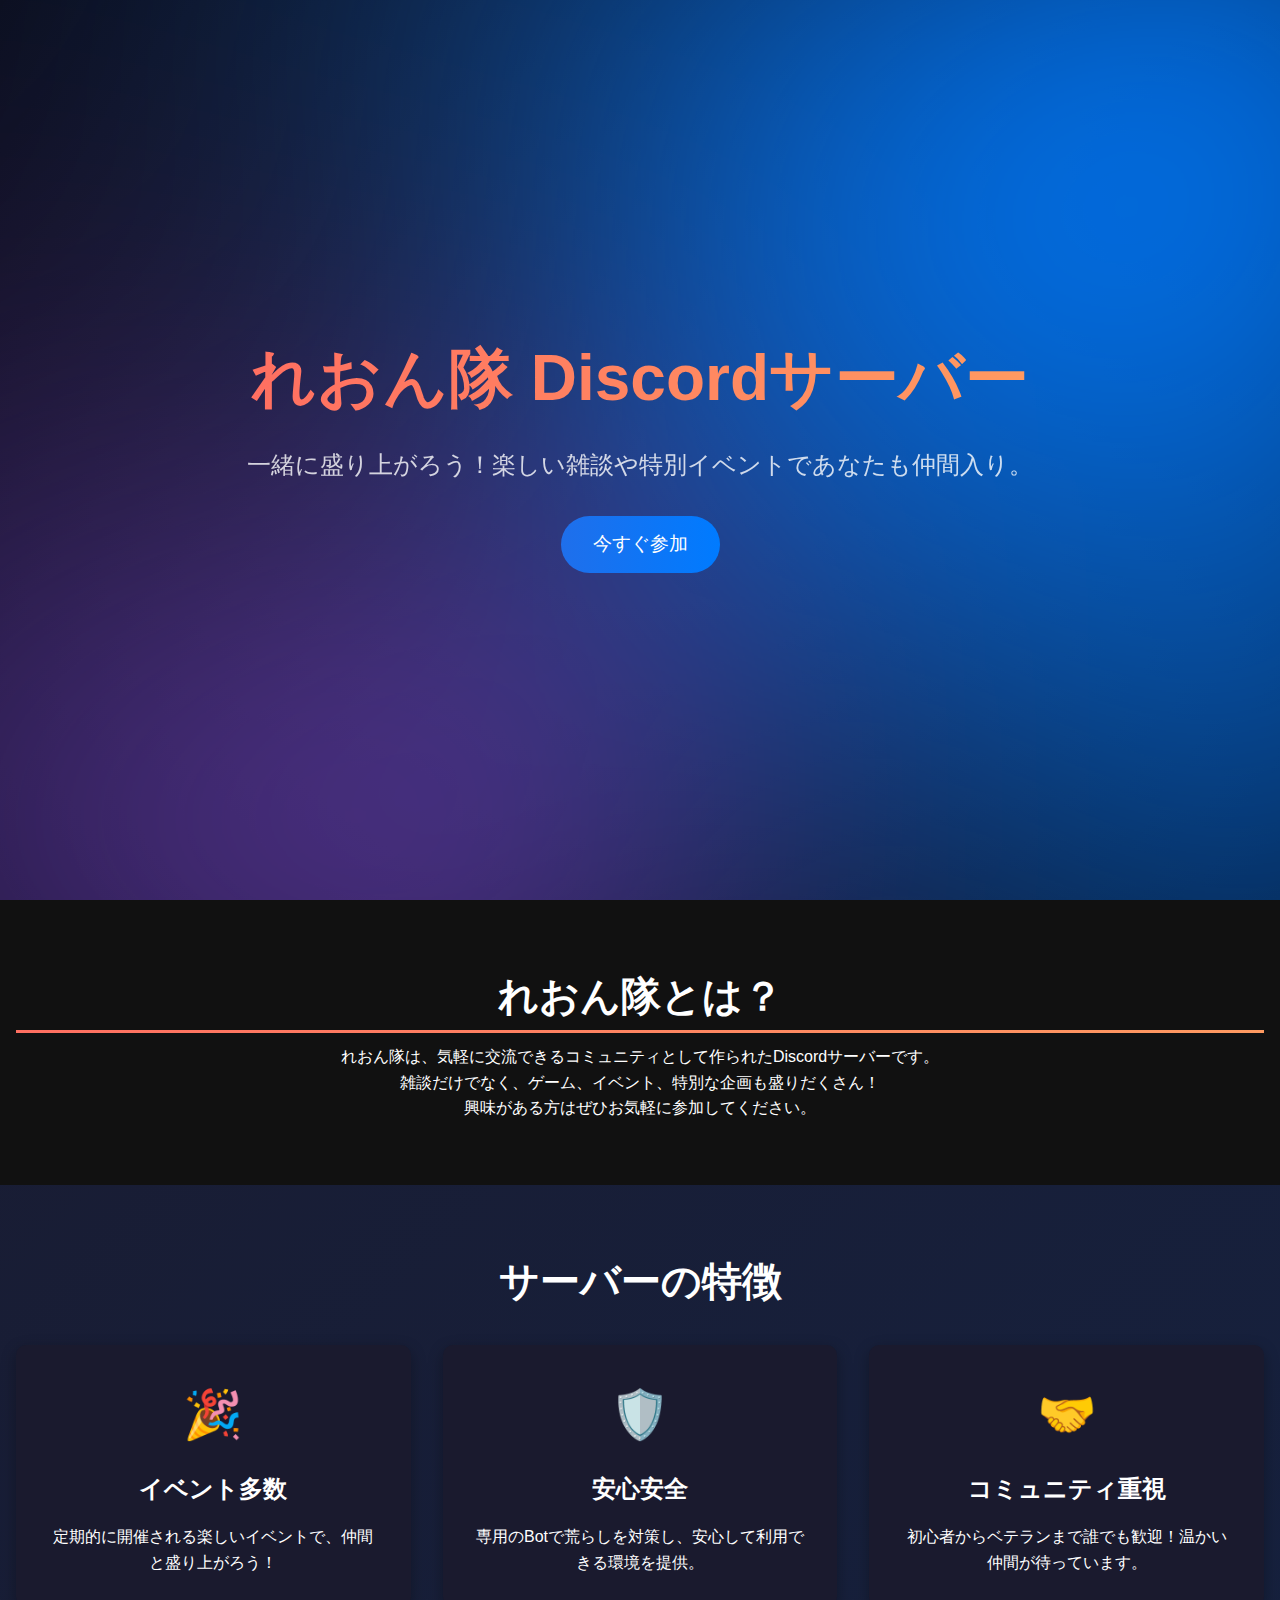
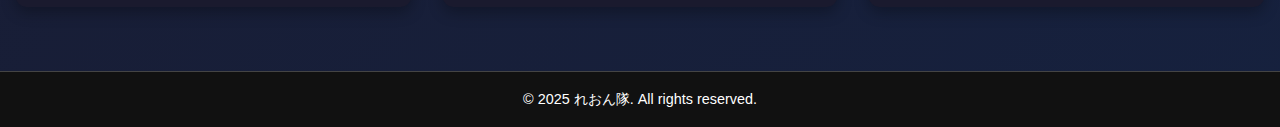
<file: index.html>
<!DOCTYPE html>
<html lang="ja">
<head>
  <meta charset="UTF-8">
  <meta name="viewport" content="width=device-width, initial-scale=1.0">
  <meta name="description" content="れおん隊公式サイトへようこそ！Discordで一緒に盛り上がろう。">
  <meta name="keywords" content="Discord, サーバー, コミュニティ, れおん隊, 仲間募集, イベント">
  <meta name="author" content="れおん隊公式">
  <link rel="stylesheet" href="css/styles.css">
  <link rel="icon" href="favicon.ico">
  <title>れおん隊 - 公式サイト</title>
</head>
<body>
  <header class="hero-section">
    <div class="hero-content">
      <h1>れおん隊 Discordサーバー</h1>
      <p>一緒に盛り上がろう！楽しい雑談や特別イベントであなたも仲間入り。</p>
      <a href="https://discord.gg/QcBKv8CrGT" class="cta-button">今すぐ参加</a>
    </div>
  </header>
  <section class="about-section">
    <h2 data-animate="fadeInUp">れおん隊とは？</h2>
    <p data-animate="fadeInUp">れおん隊は、気軽に交流できるコミュニティとして作られたDiscordサーバーです。</p>
    <p data-animate="fadeInUp">雑談だけでなく、ゲーム、イベント、特別な企画も盛りだくさん！</p>
    <p data-animate="fadeInUp">興味がある方はぜひお気軽に参加してください。</p>
  </section>
  <section class="features-section">
    <h2 data-animate="zoomIn">サーバーの特徴</h2>
    <div class="features-container">
      <div class="feature-item" data-animate="slideInLeft">
        <div class="feature-icon">🎉</div>
        <h3>イベント多数</h3>
        <p>定期的に開催される楽しいイベントで、仲間と盛り上がろう！</p>
      </div>
      <div class="feature-item" data-animate="zoomIn">
        <div class="feature-icon">🛡️</div>
        <h3>安心安全</h3>
        <p>専用のBotで荒らしを対策し、安心して利用できる環境を提供。</p>
      </div>
      <div class="feature-item" data-animate="slideInRight">
        <div class="feature-icon">🤝</div>
        <h3>コミュニティ重視</h3>
        <p>初心者からベテランまで誰でも歓迎！温かい仲間が待っています。</p>
      </div>
    </div>
  </section>
  <footer>
    <p>© 2025 れおん隊. All rights reserved.</p>
  </footer>
  <script>
    document.addEventListener('DOMContentLoaded', () => {
      const animateElements = document.querySelectorAll('[data-animate]');
      const observer = new IntersectionObserver((entries) => {
        entries.forEach((entry) => {
          if (entry.isIntersecting) {
            entry.target.classList.add(entry.target.dataset.animate);
            observer.unobserve(entry.target);
          }
        });
      }, { threshold: 0.5 });

      animateElements.forEach((el) => observer.observe(el));
    });
  </script>
</body>
</html>
</file>
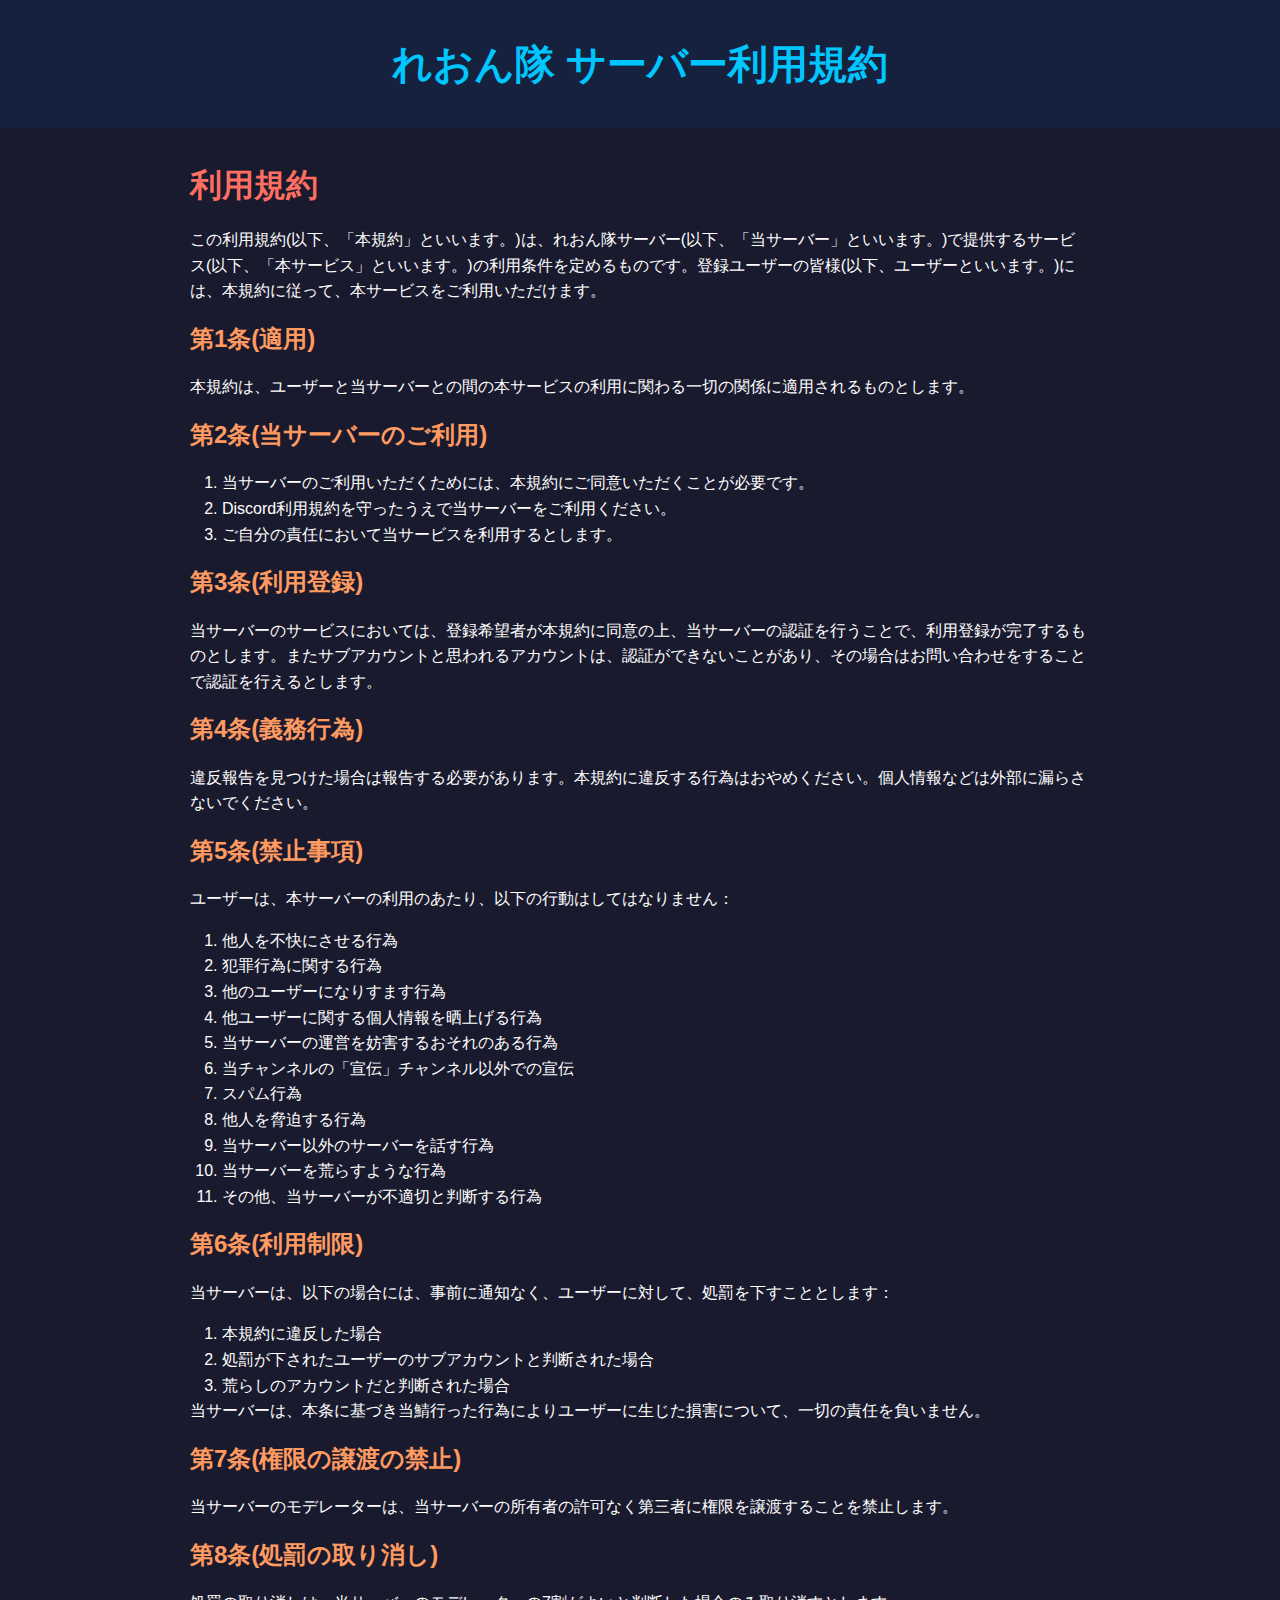
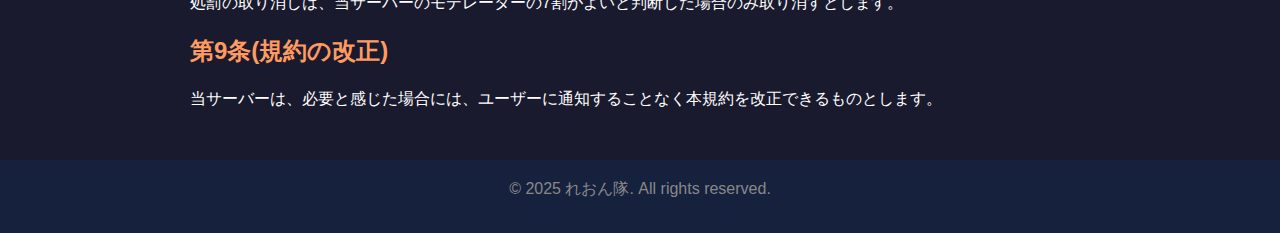
<file: terms.html>
<!DOCTYPE html>
<html lang="ja">
<head>
  <meta charset="UTF-8">
  <meta name="viewport" content="width=device-width, initial-scale=1.0">
  <meta name="description" content="れおん隊サーバーの利用規約ページです。">
  <meta name="keywords" content="Discord, サーバー, 利用規約, れおん隊">
  <meta name="author" content="れおん隊公式">
  <link rel="stylesheet" href="css/style.css">
  <link rel="icon" href="favicon.ico">
  <title>れおん隊 - 利用規約</title>
</head>
<body>
  <header class="header">
    <h1>れおん隊 サーバー利用規約</h1>
  </header>

  <main class="main-content">
    <section class="section">
      <h2>利用規約</h2>
      <p>この利用規約(以下、「本規約」といいます。)は、れおん隊サーバー(以下、「当サーバー」といいます。)で提供するサービス(以下、「本サービス」といいます。)の利用条件を定めるものです。登録ユーザーの皆様(以下、ユーザーといいます。)には、本規約に従って、本サービスをご利用いただけます。</p>
      
      <h3>第1条(適用)</h3>
      <p>本規約は、ユーザーと当サーバーとの間の本サービスの利用に関わる一切の関係に適用されるものとします。</p>
      
      <h3>第2条(当サーバーのご利用)</h3>
      <ol>
        <li>当サーバーのご利用いただくためには、本規約にご同意いただくことが必要です。</li>
        <li>Discord利用規約を守ったうえで当サーバーをご利用ください。</li>
        <li>ご自分の責任において当サービスを利用するとします。</li>
      </ol>
      
      <h3>第3条(利用登録)</h3>
      <p>当サーバーのサービスにおいては、登録希望者が本規約に同意の上、当サーバーの認証を行うことで、利用登録が完了するものとします。またサブアカウントと思われるアカウントは、認証ができないことがあり、その場合はお問い合わせをすることで認証を行えるとします。</p>
      
      <h3>第4条(義務行為)</h3>
      <p>違反報告を見つけた場合は報告する必要があります。本規約に違反する行為はおやめください。個人情報などは外部に漏らさないでください。</p>

      <h3>第5条(禁止事項)</h3>
      <p>ユーザーは、本サーバーの利用のあたり、以下の行動はしてはなりません：</p>
      <ol>
        <li>他人を不快にさせる行為</li>
        <li>犯罪行為に関する行為</li>
        <li>他のユーザーになりすます行為</li>
        <li>他ユーザーに関する個人情報を晒上げる行為</li>
        <li>当サーバーの運営を妨害するおそれのある行為</li>
        <li>当チャンネルの「宣伝」チャンネル以外での宣伝</li>
        <li>スパム行為</li>
        <li>他人を脅迫する行為</li>
        <li>当サーバー以外のサーバーを話す行為</li>
        <li>当サーバーを荒らすような行為</li>
        <li>その他、当サーバーが不適切と判断する行為</li>
      </ol>

      <h3>第6条(利用制限)</h3>
      <p>当サーバーは、以下の場合には、事前に通知なく、ユーザーに対して、処罰を下すこととします：</p>
      <ol>
        <li>本規約に違反した場合</li>
        <li>処罰が下されたユーザーのサブアカウントと判断された場合</li>
        <li>荒らしのアカウントだと判断された場合</li>
      </ol>
      <p>当サーバーは、本条に基づき当鯖行った行為によりユーザーに生じた損害について、一切の責任を負いません。</p>

      <h3>第7条(権限の譲渡の禁止)</h3>
      <p>当サーバーのモデレーターは、当サーバーの所有者の許可なく第三者に権限を譲渡することを禁止します。</p>

      <h3>第8条(処罰の取り消し)</h3>
      <p>処罰の取り消しは、当サーバーのモデレーターの7割がよいと判断した場合のみ取り消すとします。</p>

      <h3>第9条(規約の改正)</h3>
      <p>当サーバーは、必要と感じた場合には、ユーザーに通知することなく本規約を改正できるものとします。</p>
    </section>
  </main>

  <footer class="footer">
    <p>© 2025 れおん隊. All rights reserved.</p>
  </footer>
</body>
</html>
</file>
<file: css/styles.css>
/* ベーススタイルリセット */
* {
  margin: 0;
  padding: 0;
  box-sizing: border-box;
}
body {
  font-family: 'Arial', sans-serif;
  background: linear-gradient(135deg, #1a1a2e, #16213e);
  color: white;
  line-height: 1.6;
  overflow-x: hidden;
}

/* ヒーローセクション */
.hero-section {
  height: 100vh;
  display: flex;
  align-items: center;
  justify-content: center;
  text-align: center;
  background: radial-gradient(circle, rgba(30,30,50,1) 0%, rgba(10,10,20,1) 100%);
  color: white;
  position: relative;
  overflow: hidden;
}

.hero-section::before {
  content: '';
  position: absolute;
  top: -20%;
  left: -20%;
  width: 140%;
  height: 140%;
  background: conic-gradient(from 180deg at 50% 50%, #6f42c1, transparent, #007bff, transparent);
  animation: spin 10s linear infinite;
  filter: blur(200px);
  z-index: 0;
}

.hero-content {
  position: relative;
  z-index: 1;
}
.hero-content h1 {
  font-size: 4rem;
  margin-bottom: 1rem;
  background: linear-gradient(90deg, #ff6f61, #ff9a61);
  -webkit-background-clip: text;
  -webkit-text-fill-color: transparent;
  animation: slideIn 1.5s ease;
}
.hero-content p {
  font-size: 1.5rem;
  margin-bottom: 2rem;
  opacity: 0.8;
}
.cta-button {
  display: inline-block;
  background: linear-gradient(90deg, #1f6feb, #007bff);
  color: white;
  padding: 0.8rem 2rem;
  font-size: 1.2rem;
  border-radius: 50px;
  text-decoration: none;
  transition: transform 0.3s ease, box-shadow 0.3s ease;
  animation: popUp 2s ease-in-out;
}
.cta-button:hover {
  transform: translateY(-5px);
  box-shadow: 0 5px 15px rgba(31, 111, 235, 0.5);
}

/* サーバー紹介セクション */
.about-section {
  padding: 4rem 1rem;
  text-align: center;
  background: #111;
}
.about-section h2 {
  font-size: 2.5rem;
  margin-bottom: 1rem;
  position: relative;
}
.about-section h2::after {
  content: '';
  position: absolute;
  bottom: -5px;
  left: 0;
  width: 100%;
  height: 3px;
  background: linear-gradient(90deg, #ff6f61, #ff9a61);
  animation: underlineExpand 1s ease;
}

/* 特徴セクション */
.features-section {
  padding: 4rem 1rem;
  text-align: center;
}
.features-section h2 {
  font-size: 2.5rem;
  margin-bottom: 2rem;
}
.features-container {
  display: grid;
  grid-template-columns: repeat(auto-fit, minmax(300px, 1fr));
  gap: 2rem;
}
.feature-item {
  background: #1a1a2e;
  padding: 2rem;
  border-radius: 10px;
  box-shadow: 0 5px 15px rgba(0, 0, 0, 0.3);
  transition: transform 0.3s ease, box-shadow 0.3s ease;
}
.feature-item:hover {
  transform: translateY(-10px);
  box-shadow: 0 10px 25px rgba(0, 0, 0, 0.5);
}
.feature-icon {
  font-size: 3rem;
  margin-bottom: 1rem;
  color: #007bff;
}
.feature-item h3 {
  font-size: 1.5rem;
  margin-bottom: 1rem;
}

/* フッター */
footer {
  padding: 1rem;
  background: #111;
  text-align: center;
  font-size: 0.9rem;
  border-top: 1px solid #444;
}

/* アニメーション */
@keyframes spin {
  0% {
    transform: rotate(0deg);
  }
  100% {
    transform: rotate(360deg);
  }
}

@keyframes slideIn {
  from {
    opacity: 0;
    transform: translateY(-30px);
  }
  to {
    opacity: 1;
    transform: translateY(0);
  }
}

@keyframes underlineExpand {
  from {
    width: 0;
  }
  to {
    width: 100%;
  }
}

@keyframes popUp {
  0%, 100% {
    transform: scale(1);
  }
  50% {
    transform: scale(1.1);
  }
}
</file>
<file: css/style.css>
* {
  margin: 0;
  padding: 0;
  box-sizing: border-box;
}
body {
  font-family: 'Arial', sans-serif;
  background-color: #1a1a2e;
  color: white;
  line-height: 1.6;
  padding: 0;
  margin: 0;
}
.header {
  text-align: center;
  padding: 2rem;
  background: #16213e;
}
.header h1 {
  font-size: 2.5rem;
  color: #00c6ff;
  animation: fadeIn 1s ease-in-out;
}
.main-content {
  padding: 2rem 1rem;
}
.section {
  max-width: 900px;
  margin: 0 auto;
}
h2 {
  font-size: 2rem;
  margin-bottom: 1rem;
  color: #ff6f61;
}
h3 {
  font-size: 1.5rem;
  margin: 1rem 0;
  color: #ff9a61;
}
ol {
  margin-left: 2rem;
}
p {
  margin-bottom: 1rem;
}
.footer {
  background-color: #16213e;
  text-align: center;
  padding: 1rem;
  color: #888;
}

@keyframes fadeIn {
  0% {
    opacity: 0;
  }
  100% {
    opacity: 1;
  }
}

@keyframes slideIn {
  0% {
    opacity: 0;
    transform: translateY(-50px);
  }
  100% {
    opacity: 1;
    transform: translateY(0);
  }
}

@keyframes zoomIn {
  0% {
    opacity: 0;
    transform: scale(0.8);
  }
  100% {
    opacity: 1;
    transform: scale(1);
  }
}
</file>
